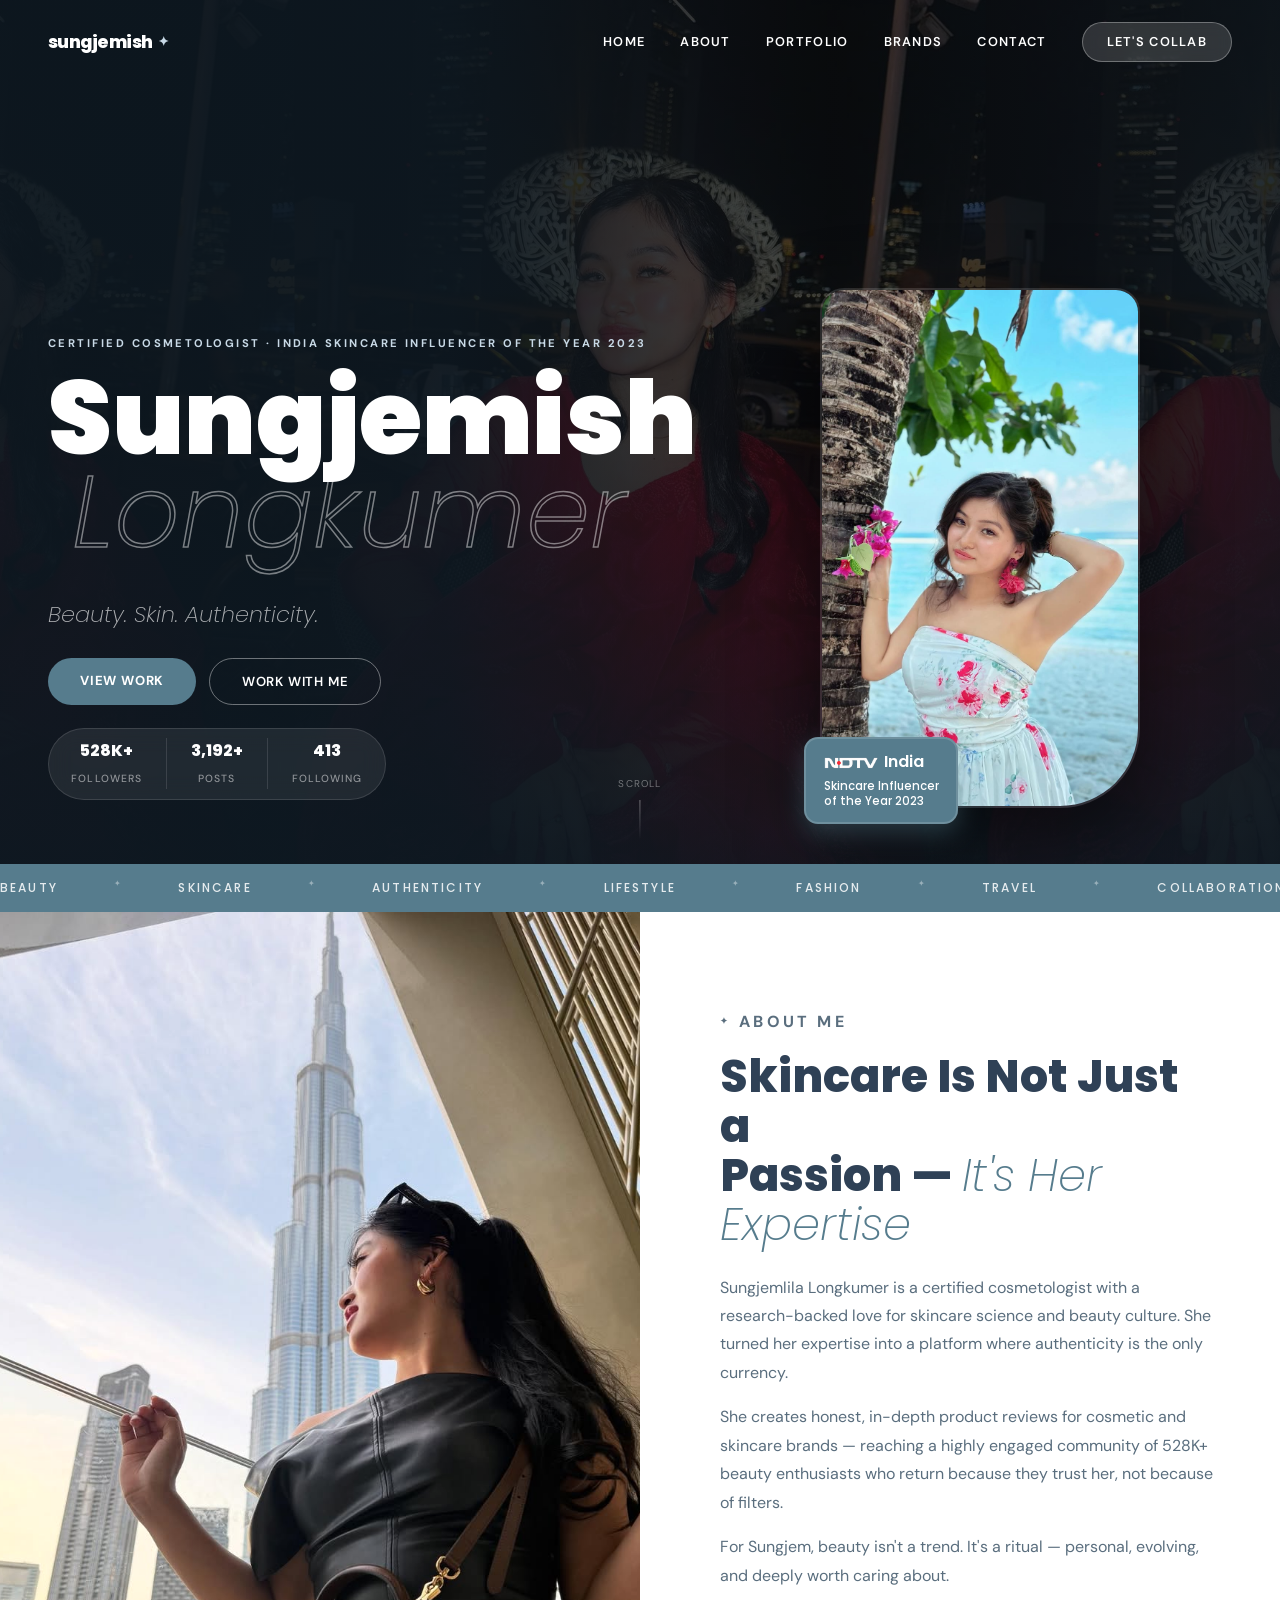
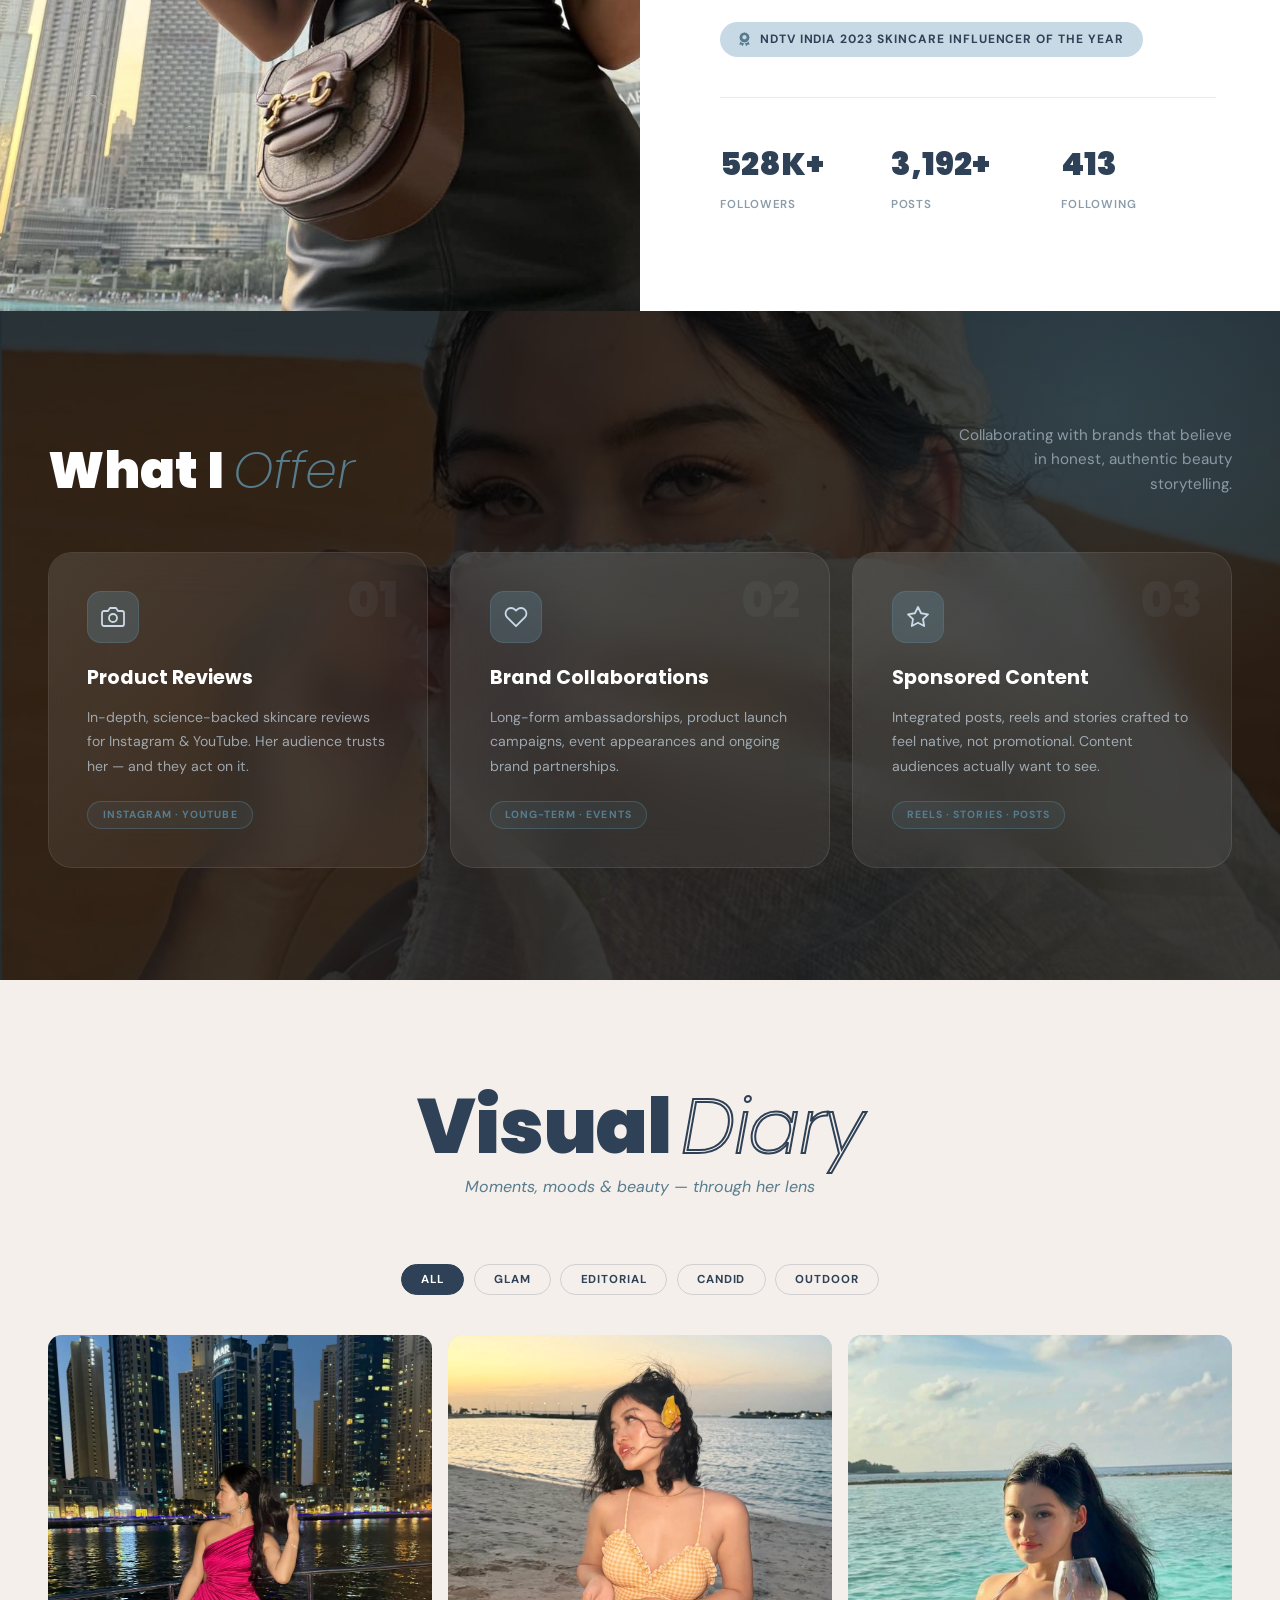
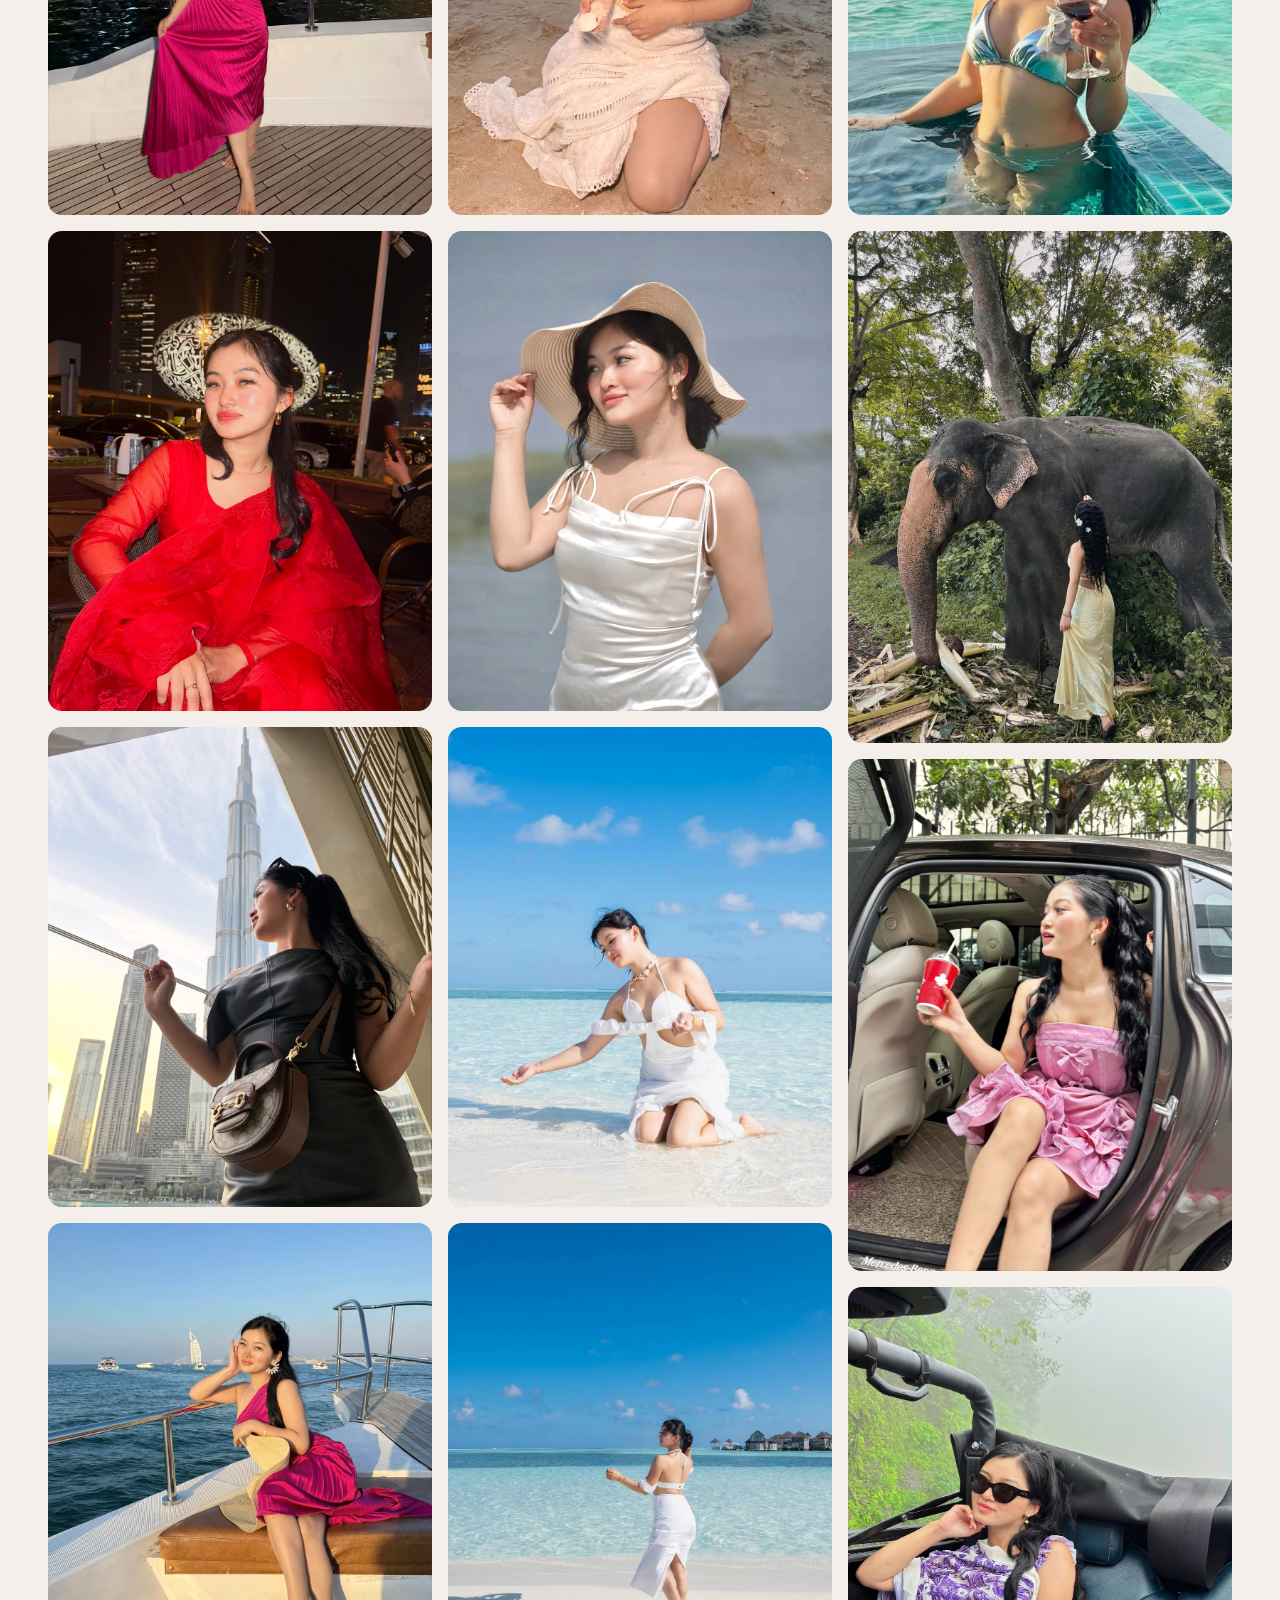
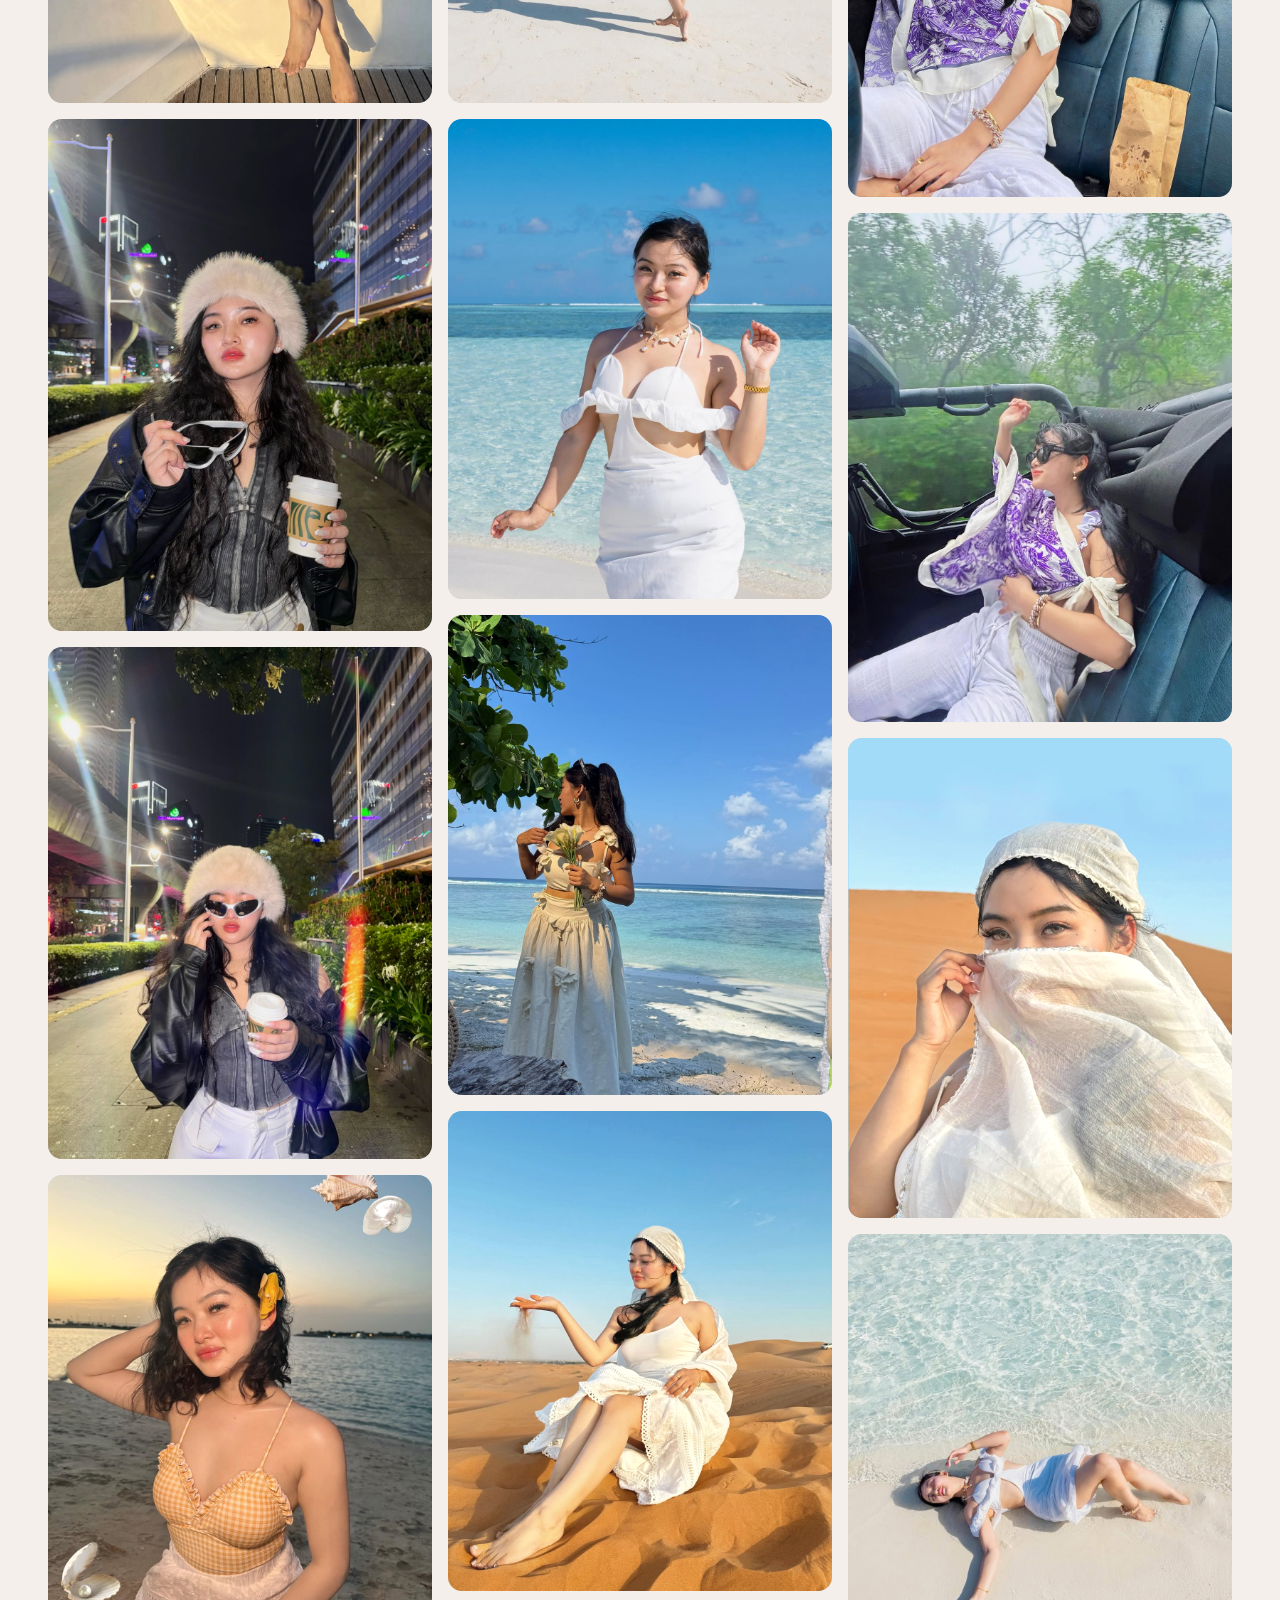
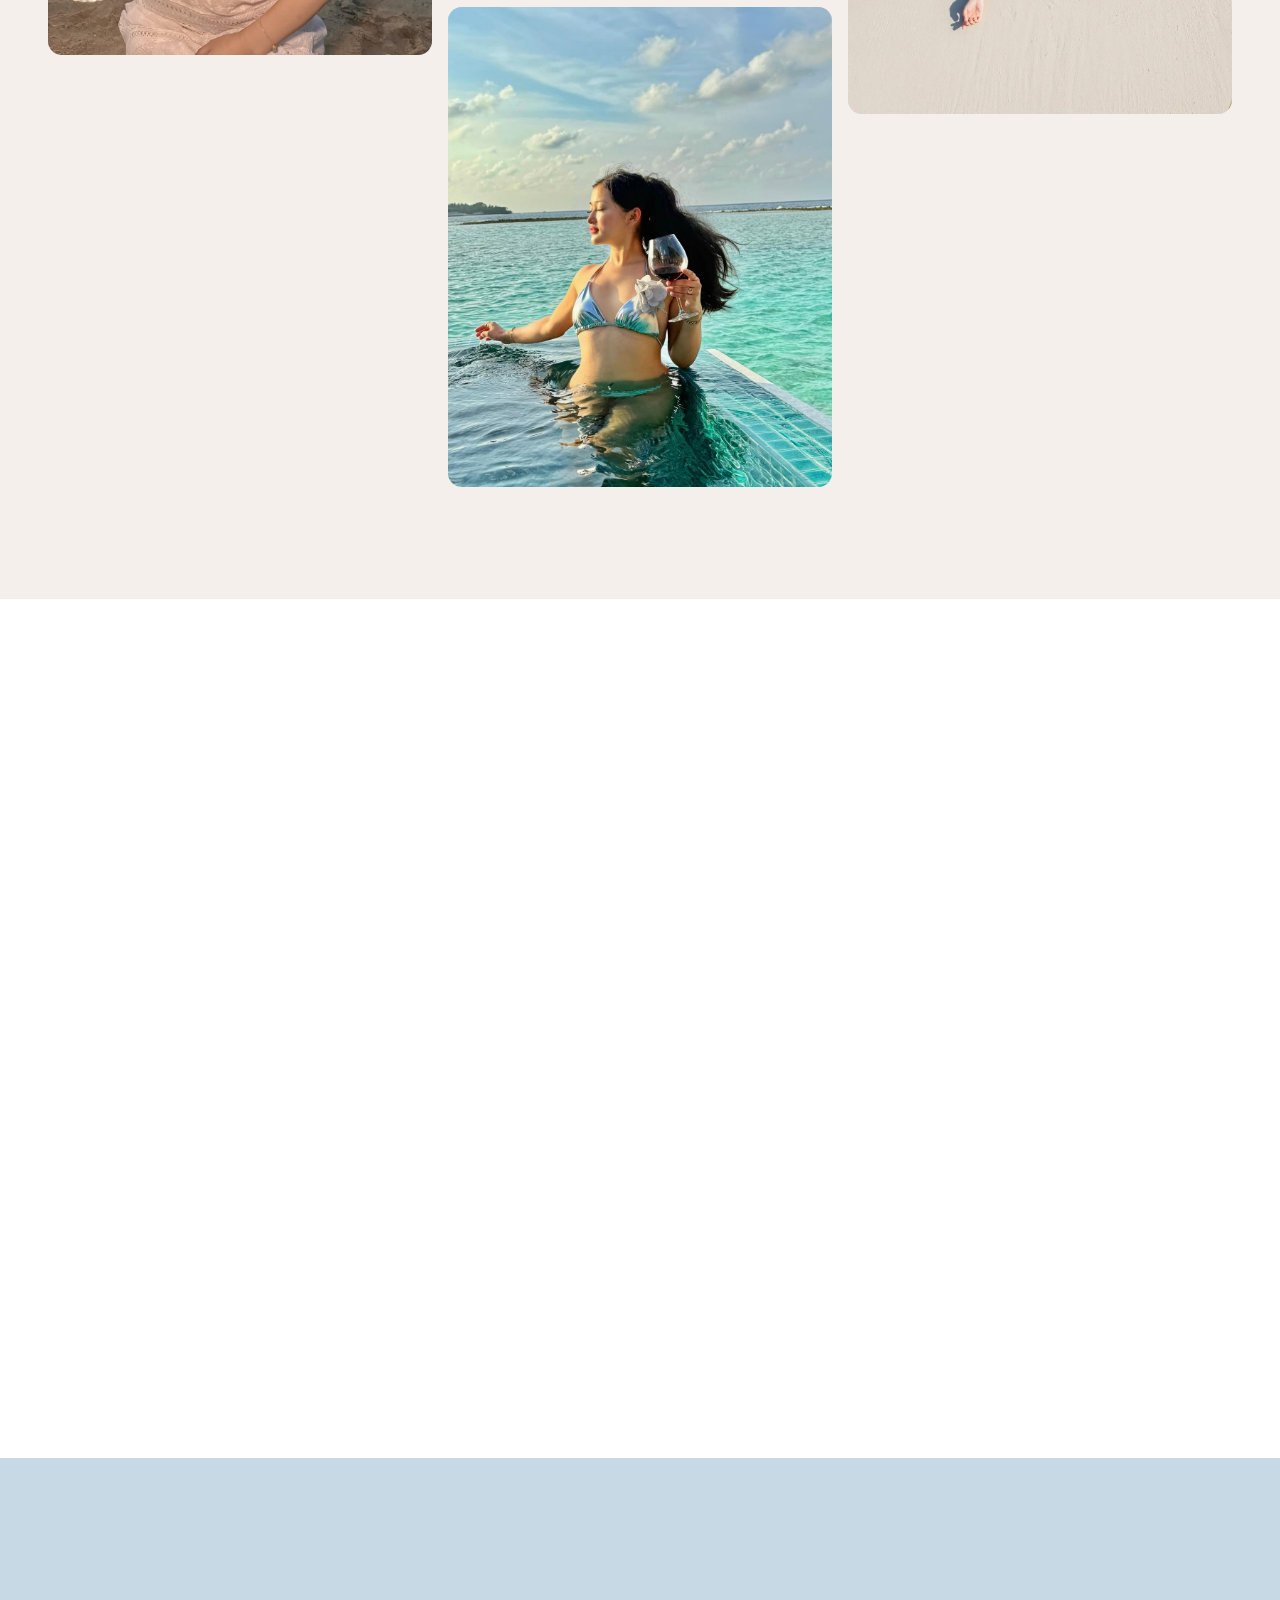
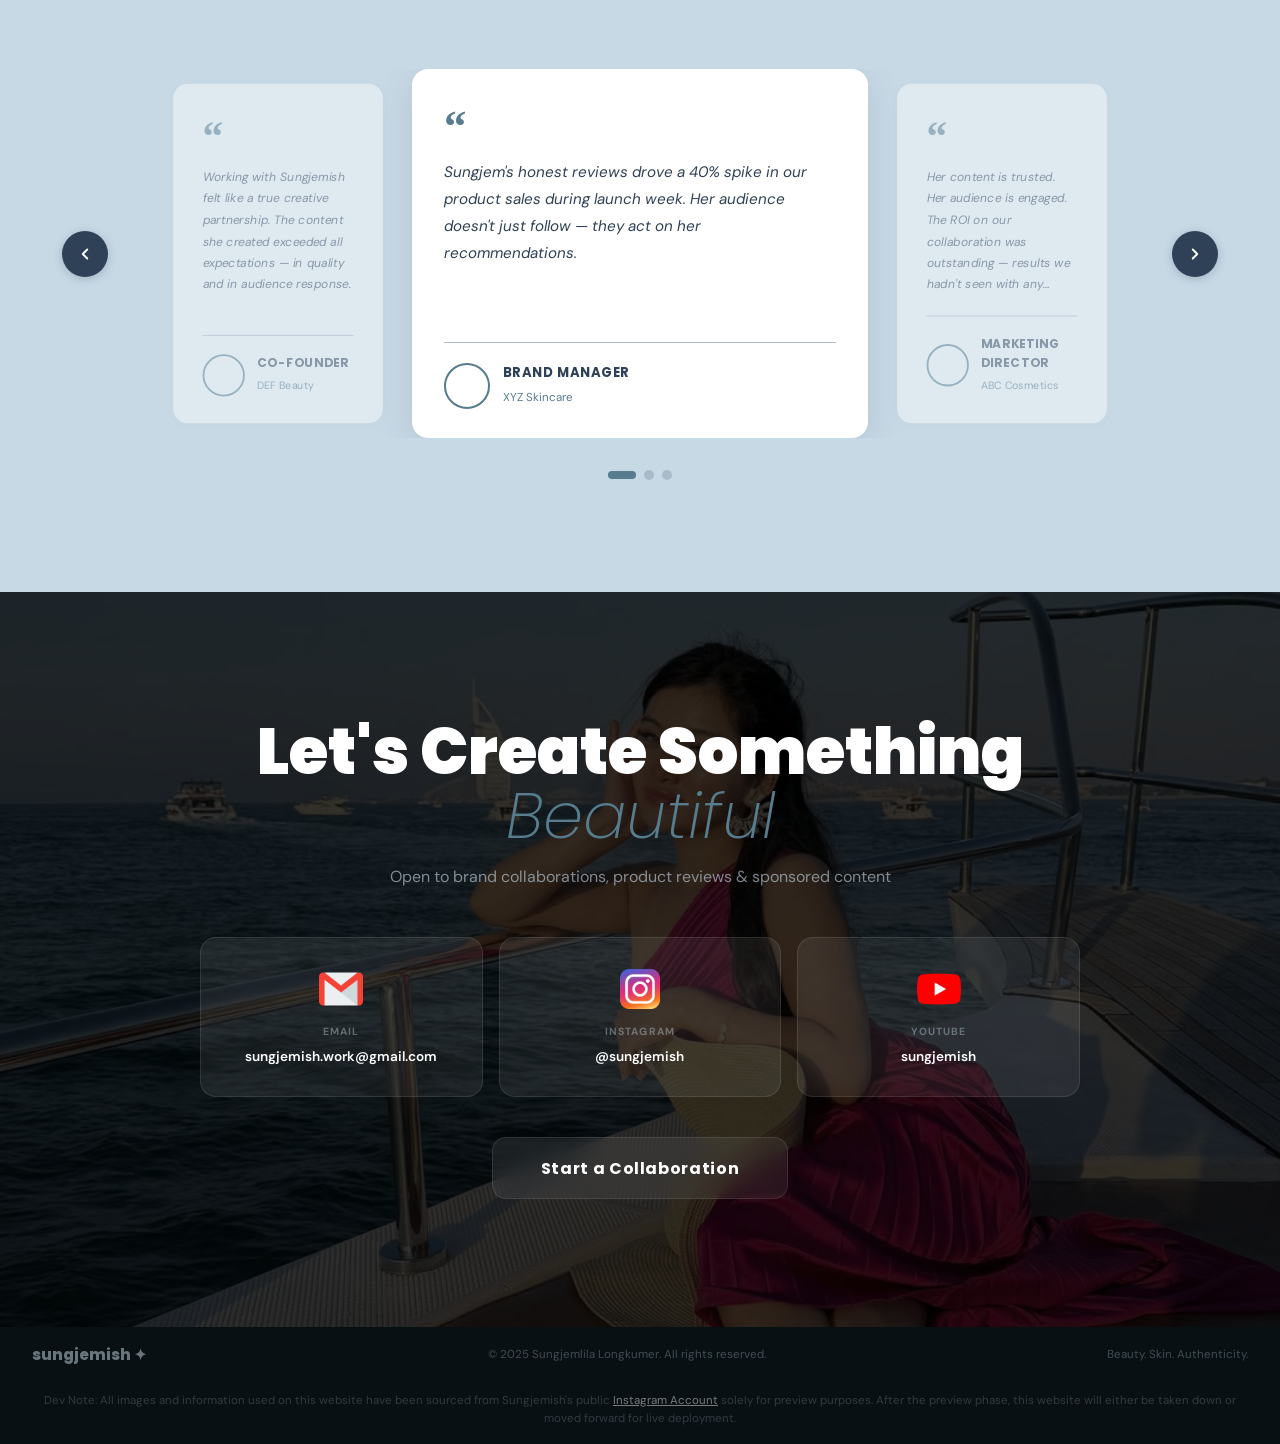
<file: index.html>
<!DOCTYPE html>
<html lang="en">
<head>
<meta charset="UTF-8">
<meta name="viewport" content="width=device-width, initial-scale=1.0">
<meta name="description" content="Sungjemlila Longkumer @sungjemish — Certified Cosmetologist, NDTV India 2023 Skincare Influencer of the Year. 528K+ followers. Open to brand collaborations.">
<title>sungjemish</title>
<link rel="icon" href="assets/favicon.png" type="image/x-icon">
<link rel="preconnect" href="https://fonts.googleapis.com">
<link rel="preconnect" href="https://fonts.gstatic.com" crossorigin>
<link href="https://fonts.googleapis.com/css2?family=DM+Sans:ital,opsz,wght@0,9..40,300;0,9..40,400;0,9..40,500;0,9..40,600;1,9..40,300;1,9..40,400&family=Poppins:ital,wght@0,200;0,400;0,700;0,800;0,900;1,200;1,700&display=swap" rel="stylesheet">
<link rel="stylesheet" href="https://cdn.jsdelivr.net/npm/swiper@11/swiper-bundle.min.css">
<link rel="stylesheet" href="https://cdnjs.cloudflare.com/ajax/libs/font-awesome/6.5.2/css/all.min.css">
<link rel="stylesheet" href="styles.css">
<script defer src="https://cloud.umami.is/script.js" data-website-id="5842e679-9c7d-4866-ae25-18bbd3662e7a"></script>
</head>
<body>

<div id="cursor"></div>
<div id="cursor-ring"></div>

<!-- COLLAB MODAL -->
<div class="modal-backdrop" id="collabModal">
  <div class="modal-box">
    <button class="modal-close" id="modalClose" aria-label="Close">✕</button>
    <div id="modalForm">
      <h3>Start a Collaboration</h3>
      <p class="modal-sub">Tell me about your brand and what you have in mind — I'll get back within 48 hours.</p>
      <div class="form-row">
        <div class="form-group">
          <label>Your Name</label>
          <input type="text" id="mName" placeholder="Jane Smith" autocomplete="name">
        </div>
        <div class="form-group">
          <label>Brand Name</label>
          <input type="text" id="mBrand" placeholder="Your Brand">
        </div>
      </div>
      <div class="form-group">
        <label>Email Address</label>
        <input type="email" id="mEmail" placeholder="hello@yourbrand.com" autocomplete="email">
      </div>
      <div class="form-group">
        <label>Collaboration Type</label>
        <select id="mType">
          <option value="">Select a type…</option>
          <option>Paid Product Review</option>
          <option>Brand Ambassador</option>
          <option>Sponsored Content (Reels/Stories)</option>
          <option>Event Appearance</option>
          <option>Other</option>
        </select>
      </div>
      <div class="form-group">
        <label>Tell Me More</label>
        <textarea id="mMsg" placeholder="What's the product, campaign goal, timeline or budget?"></textarea>
      </div>
      <button class="btn-modal-submit" id="modalSubmit">Send Proposal </button>
    </div>
    <div class="modal-success" id="modalSuccess">
      <div class="success-icon">✦</div>
      <h4>Message Sent!</h4>
      <p>Thank you for reaching out. Sungjemish will be in touch within 48 hours.</p>
    </div>
  </div>
</div>

<!-- MOBILE OVERLAY -->
<div class="mobile-overlay" id="mobileOverlay">
  <a href="#home" onclick="closeMob()">Home</a>
  <a href="#about" onclick="closeMob()">About</a>
  <a href="#portfolio" onclick="closeMob()">Portfolio</a>
  <a href="#brands" onclick="closeMob()">Brands</a>
  <a href="#contact" onclick="closeMob()">Contact</a>
</div>

<!-- NAV -->
<nav id="nav">
  <a href="./" class="nav-logo">sungjemish<span class="nav-badge"> ✦</span></a>
  <div class="nav-links">
    <a href="#home">Home</a>
    <a href="#about">About</a>
    <a href="#portfolio">Portfolio</a>
    <a href="#brands">Brands</a>
    <a href="#contact">Contact</a>
    <a href="#contact" class="nav-collab">Let's Collab</a>
  </div>
  <button class="burger" id="burger" aria-label="Menu">
    <span></span><span></span><span></span>
  </button>
</nav>

<!-- HERO -->
<section id="home">
  <div class="hero-bg-img" id="heroBg"></div>
  <div class="hero-gradient"></div>

  <!-- Left: Text content -->
  <div class="hero-name-block">
    <p class="hero-eyebrow">Certified Cosmetologist · India Skincare Influencer of the Year 2023</p>
    <span class="hero-name-first">Sungjemish</span>
    <span class="hero-name-last">Longkumer</span>
    <p class="hero-tagline">Beauty. Skin. <em style="font-style:italic">Authenticity.</em></p>
    <div class="hero-ctas">
      <a href="#brands" class="btn-hero-primary">View Work</a>
      <a href="#contact" class="btn-hero-outline">Work With Me</a>
    </div>
    <div class="hero-stats-pill">
      <div class="h-stat"><strong>528K+</strong><span>Followers</span></div>
      <div class="h-stat" style="border-left:1px solid rgba(255,255,255,.12);padding-left:1.5rem"><strong>3,192+</strong><span>Posts</span></div>
      <div class="h-stat" style="border-left:1px solid rgba(255,255,255,.12);padding-left:1.5rem"><strong>413</strong><span>Following</span></div>
    </div>
  </div>

  <!-- Right: Floating portrait -->
  <div class="hero-right-col">
    <div class="hero-photo-frame">
      <img src="assets/light-27.jpg" alt="Sungjemlila Longkumer">
      <div class="hero-photo-badge">
        <div class="badge-brand">
          <img src="assets/ndtv.png" alt="NDTV" class="badge-logo">
          <span style="font-weight: 600;">India</span>
        </div>
        Skincare Influencer<br>of the Year 2023
      </div>
    </div>
  </div>

  <div class="hero-scroll-hint">
    <span>Scroll</span>
    <div class="scroll-line"></div>
  </div>
</section>

<!-- MARQUEE — immediately below hero, visible without scrolling -->
<div class="marquee-strip">
  <div class="marquee-inner" id="marqueeInner"></div>
</div>

<!-- ABOUT -->
<section id="about">
  <div class="about-image-col reveal">
    <img id="about-img" src="assets/light-20.jpg" alt="Sungjemlila Longkumer portrait" loading="lazy">
  </div>
  <div class="about-text-col">
    <p class="s-eyebrow reveal">About Me</p>
    <h2 class="reveal">Skincare Is Not Just a<br>Passion — <em>It's Her Expertise</em></h2>
    <p class="reveal">Sungjemlila Longkumer is a certified cosmetologist with a research-backed love for skincare science and beauty culture. She turned her expertise into a platform where authenticity is the only currency.</p>
    <p class="reveal">She creates honest, in-depth product reviews for cosmetic and skincare brands — reaching a highly engaged community of 528K+ beauty enthusiasts who return because they trust her, not because of filters.</p>
    <p class="reveal">For Sungjem, beauty isn't a trend. It's a ritual — personal, evolving, and deeply worth caring about.</p>
    <div class="reveal"><span class="about-award"><i class="fa-solid fa-award"></i>NDTV India 2023 Skincare Influencer of the Year</span></div>
    <div class="about-stats reveal" id="aboutStats"></div>
  </div>
</section>

<!-- SERVICES -->
<section id="services" class="section">
  <div class="services-bg-img"></div>
  <div class="services-head reveal">
    <h2>What I <em>Offer</em></h2>
    <p>Collaborating with brands that believe in honest, authentic beauty storytelling.</p>
  </div>
  <div class="services-grid" id="servicesGrid"></div>
</section>

<!-- PORTFOLIO -->
<section id="portfolio">
  <div class="gallery-head reveal">
    <h2>Visual <em>Diary</em></h2>
    <p>Moments, moods &amp; beauty — through her lens</p>
  </div>
  <div class="gallery-filters reveal" id="galleryFilters"></div>
  <div class="masonry" id="masonryGrid"></div>
  <!-- Mobile gallery swiper -->
  <div class="swiper mobile-gallery-swiper" id="mobileGallerySwiper">
    <div class="swiper-wrapper" id="mobileGalleryWrapper"></div>
  </div>
  <div class="mobile-gallery-pagination" id="mobileGalleryPagination"></div>
</section>

<!-- BRANDS -->
<section id="brands">
  <div class="brands-inner">
    <div class="section-head reveal">
      <h2>Brands I've Worked With</h2>
      <p>Trusted by industry-leading beauty and lifestyle brands</p>
    </div>
  </div>
  <div class="brands-grid reveal" id="brandsGrid"></div>
    <div class="brands-marquee-wrap reveal">
    <div class="brands-marquee-track" id="brandMarqueeTrack"></div>
  </div>
</section>

<!-- TESTIMONIALS -->
<section id="testimonials">
  <div class="test-head reveal">
    <h2>What They <em>Say</em></h2>
  </div>
  <div class="testi-stage-wrapper reveal">
    <button class="testi-arrow" id="testiPrev" aria-label="Previous">
      <svg viewBox="0 0 24 24"><polyline points="15 18 9 12 15 6"/></svg>
    </button>
    <div class="testi-stage" id="testiStage"></div>
    <button class="testi-arrow" id="testiNext" aria-label="Next">
      <svg viewBox="0 0 24 24"><polyline points="9 18 15 12 9 6"/></svg>
    </button>
  </div>
  <div class="testi-dots" id="testiDots"></div>
</section>

<!-- CONTACT -->
<section id="contact">
  <div class="contact-bg-img"></div>
  <div class="contact-inner">
    <h2 class="reveal">Let's Create Something <em>Beautiful</em></h2>
    <p class="sub reveal">Open to brand collaborations, product reviews &amp; sponsored content</p>
    <div class="contact-options reveal" id="contactOptions"></div>
    <button class="btn-collab reveal" id="openCollabModal">Start a Collaboration</button>
  </div>
</section>

<footer>
  <span class="footer-logo">sungjemish ✦</span>
  <p>© 2025 Sungjemlila Longkumer. All rights reserved.</p>
  <p>Beauty. Skin. Authenticity.</p>

  <div class="footer-dev-note">
    <p>
      Dev Note: All images and information used on this website have been sourced
      from Sungjemish's public <a style="text-decoration: underline; color: rgb(169, 166, 166);" href="https://www.instagram.com/sungjemish/?hl=en">Instagram Account</a> solely for preview purposes.
      After the preview phase, this website will either be taken down or moved
      forward for live deployment.
    </p>
  </div>
</footer>

<script src="https://cdn.jsdelivr.net/npm/swiper@11/swiper-bundle.min.js"></script>
<script src="script.js"></script>
</body>
</html>
</file>
<file: styles.css>
:root {
  --navy: #2F4156;
  --teal: #567C8D;
  --sky: #C8D9E6;
  --beige: #F5EFEB;
  --white: #FFFFFF;
  --f-display: 'Poppins', sans-serif;
  --f-body: 'DM Sans', sans-serif;
  --ease-out: cubic-bezier(0.16, 1, 0.3, 1);
}

*,
*::before,
*::after {
  box-sizing: border-box;
  margin: 0;
  padding: 0
}

html {
  scroll-behavior: smooth;
  font-size: 16px;
  background: #081014;
}

body {
  font-family: var(--f-body);
  background: var(--beige);
  color: var(--navy);
  overflow-x: hidden;
  line-height: 1.6
}

img {
  max-width: 100%;
  display: block
}

a {
  text-decoration: none;
  color: inherit
}

button {
  cursor: pointer;
  font-family: inherit
}



/* ── NAV ── */
#nav {
  position: fixed;
  top: 0;
  left: 0;
  right: 0;
  z-index: 100;
  display: flex;
  align-items: center;
  justify-content: space-between;
  padding: 1.4rem 3rem;
  transition: background .4s, backdrop-filter .4s;
}

/* Pre-scroll: white text over dark hero */
#nav:not(.scrolled) .nav-logo {
  color: var(--white)
}

#nav:not(.scrolled) .nav-badge {
  color: var(--sky)
}

#nav:not(.scrolled) .nav-links a {
  color: var(--white)
}

#nav:not(.scrolled) .nav-links a::after {
  background: var(--sky)
}

#nav:not(.scrolled) .nav-collab {
  background: rgba(255, 255, 255, .15);
  color: var(--white);
  border: 1px solid rgba(255, 255, 255, .3);
  backdrop-filter: blur(8px)
}

#nav:not(.scrolled) .burger span {
  background: var(--white)
}

#nav.scrolled {
  background: rgba(245, 239, 235, .92);
  backdrop-filter: blur(18px);
  box-shadow: 0 1px 0 rgba(47, 65, 86, .07)
}

/* Mobile menu open: overlay bg is light, force dark logo/burger regardless of scroll state */
#nav.menu-open .nav-logo {
  color: var(--navy)
}

#nav.menu-open .nav-badge {
  color: var(--teal)
}

#nav.menu-open .burger span {
  background: var(--navy)
}

.nav-logo {
  font-family: var(--f-display);
  font-weight: 800;
  font-size: 1.1rem;
  color: var(--navy);
  letter-spacing: -.03em;
  display: flex;
  align-items: center;
  gap: .3rem;
  transition: color .4s;
}

.nav-badge {
  color: var(--teal);
  font-size: .8rem;
  transition: color .4s
}

.nav-links {
  display: flex;
  align-items: center;
  gap: 2.2rem
}

.nav-links a {
  font-size: .8rem;
  font-weight: 600;
  text-transform: uppercase;
  letter-spacing: .1em;
  position: relative;
  transition: color .4s;
}

.nav-links a:not(.nav-collab)::after {
  content: '';
  position: absolute;
  bottom: 0;
  left: 0;
  width: 100%;
  height: 1.5px;
  background: var(--teal);
  transform: scaleX(0);
  transform-origin: left;
  transition: transform .25s, background .4s;
}

.nav-links a:not(.nav-collab):hover::after {
  transform: scaleX(1)
}

.nav-collab {
  padding: .55rem 1.5rem;
  border-radius: 999px;
  background: var(--navy);
  color: var(--white);
  font-size: .8rem;
  font-weight: 700;
  letter-spacing: .06em;
  text-transform: uppercase;
  transition: background .2s, transform .2s, border .4s;
}

.nav-collab:hover {
  background: var(--teal);
}

.burger {
  display: none;
  flex-direction: column;
  gap: 5px;
  padding: 6px
}

.burger span {
  display: block;
  width: 22px;
  height: 2px;
  background: var(--navy);
  border-radius: 2px;
  transition: all .3s
}

.burger.open span:nth-child(1) {
  transform: translateY(7px) rotate(45deg)
}

.burger.open span:nth-child(2) {
  opacity: 0
}

.burger.open span:nth-child(3) {
  transform: translateY(-7px) rotate(-45deg)
}

.mobile-overlay {
  position: fixed;
  inset: 0;
  z-index: 99;
  background: var(--beige);
  display: flex;
  flex-direction: column;
  align-items: center;
  justify-content: center;
  gap: 2rem;
  opacity: 0;
  pointer-events: none;
  transition: opacity .3s;
}

.mobile-overlay.open {
  opacity: 1;
  pointer-events: all
}

.mobile-overlay a {
  font-family: var(--f-display);
  font-size: 2.5rem;
  font-weight: 800;
  color: var(--navy);
  opacity: 0;
  transform: translateY(20px);
  transition: opacity .3s, transform .3s, color .2s;
}

.mobile-overlay.open a {
  opacity: 1;
  transform: none
}

.mobile-overlay a:hover {
  color: var(--teal)
}

.mobile-overlay a:nth-child(1) {
  transition-delay: .06s
}

.mobile-overlay a:nth-child(2) {
  transition-delay: .12s
}

.mobile-overlay a:nth-child(3) {
  transition-delay: .18s
}

.mobile-overlay a:nth-child(4) {
  transition-delay: .24s
}

.mobile-overlay a:nth-child(5) {
  transition-delay: .30s
}

/* ── HERO ── */
#home {
  position: relative;
  height: 96vh;
  min-height: 640px;
  overflow: hidden;
  display: grid;
  grid-template-columns: 55% 45%;
  background: #0d1821;
}

.hero-bg-img {
  position: absolute;
  inset: 0;
  background-image: url('assets/dark-1.jpg');
  background-size: contain;
  background-position: center;
  filter: brightness(.4) saturate(1.1);
}

.hero-gradient {
  position: absolute;
  inset: 0;
  background: linear-gradient(to right, rgba(13, 24, 33, .9) 35%, rgba(13, 24, 33, .3) 65%, rgba(13, 24, 33, .75) 100%),
    linear-gradient(to top, rgba(13, 24, 33, .8) 0%, transparent 50%);
}

/* Left content column */
.hero-name-block {
  position: relative;
  z-index: 2;
  padding: 0 3rem 4rem;
  grid-column: 1;
  display: flex;
  flex-direction: column;
  justify-content: flex-end;
  pointer-events: none;
}

.hero-eyebrow {
  font-size: .7rem;
  font-weight: 700;
  color: var(--sky);
  letter-spacing: .22em;
  text-transform: uppercase;
  margin-bottom: 1.2rem;
  opacity: 0;
  animation: fadeUp .8s .3s var(--ease-out) forwards;
  display: flex;
  align-items: center;
  gap: .6rem;
}

.hero-name-first {
  font-family: var(--f-display);
  font-weight: 900;
  font-size: clamp(3.5rem, 8vw, 7.5rem);
  color: var(--white);
  line-height: .9;
  opacity: 0;
  animation: fadeUp .9s .5s var(--ease-out) forwards;
  display: block;
}

.hero-name-last {
  font-family: var(--f-display);
  font-weight: 200;
  font-style: italic;
  font-size: clamp(3.5rem, 8vw, 7.5rem);
  color: transparent;
  -webkit-text-stroke: 1.5px rgba(255, 255, 255, .45);
  line-height: .9;
  margin-left: 1.5rem;
  margin-bottom: 2.5rem;
  opacity: 0;
  animation: fadeUp .9s .7s var(--ease-out) forwards;
  display: block;
}

.hero-tagline {
  font-family: var(--f-display);
  font-style: italic;
  font-weight: 200;
  font-size: clamp(1rem, 1.8vw, 1.4rem);
  color: rgba(255, 255, 255, .65);
  margin-bottom: 1.6rem;
  opacity: 0;
  animation: fadeUp .8s .85s var(--ease-out) forwards;
}

.hero-ctas {
  display: flex;
  gap: .8rem;
  flex-wrap: wrap;
  pointer-events: all;
  opacity: 0;
  animation: fadeUp .8s .95s var(--ease-out) forwards;
}

.btn-hero-primary {
  padding: .75rem 2rem;
  border-radius: 999px;
  background: var(--teal);
  color: var(--white);
  font-size: .82rem;
  font-weight: 700;
  letter-spacing: .06em;
  text-transform: uppercase;
  transition: transform .2s, box-shadow .2s;
}

.btn-hero-primary:hover {
  transform: translateY(-3px);
  box-shadow: 0 12px 28px rgba(86, 124, 141, .45)
}

.btn-hero-outline {
  padding: .75rem 2rem;
  border-radius: 999px;
  border: 1.5px solid rgba(255, 255, 255, .4);
  color: var(--white);
  font-size: .82rem;
  font-weight: 600;
  letter-spacing: .06em;
  text-transform: uppercase;
  transition: border-color .2s, transform .2s, background .2s;
}

.btn-hero-outline:hover {
  border-color: var(--white);
  background: rgba(255, 255, 255, .1);
  transform: translateY(-3px)
}

/* Stats pill — separated from CTAs, bottom-left */
.hero-stats-pill {
  display: flex;
  gap: 1.5rem;
  background: rgba(255, 255, 255, .08);
  backdrop-filter: blur(12px);
  border: 1px solid rgba(255, 255, 255, .12);
  border-radius: 999px;
  padding: .6rem 1.4rem;
  pointer-events: all;
  margin-top: 1.4rem;
  opacity: 0;
  animation: fadeUp .8s 1.1s var(--ease-out) forwards;
  align-self: flex-start;
}

.h-stat {
  text-align: center
}

.h-stat strong {
  font-family: var(--f-display);
  font-size: 1rem;
  font-weight: 800;
  color: var(--white);
  display: block
}

.h-stat span {
  font-size: .65rem;
  font-weight: 500;
  color: rgba(255, 255, 255, .5);
  text-transform: uppercase;
  letter-spacing: .1em
}

/* Right image column */
.hero-right-col {
  position: relative;
  z-index: 2;
  display: flex;
  align-items: flex-end;
  justify-content: center;
  padding: 0 2.5rem 3.5rem 1rem;
  pointer-events: none;
  opacity: 0;
  animation: fadeUp .9s 1s var(--ease-out) forwards;
}

.hero-photo-frame {
  position: relative;
  width: 100%;
  max-width: 320px;
}

.hero-photo-frame>img {
  width: 100%;
  height: 520px;
  object-fit: cover;
  object-position: center top;
  border-radius: 24px 24px 80px 24px;
  border: 2px solid rgba(255, 255, 255, .12);
  box-shadow: 0 30px 80px rgba(0, 0, 0, .5);
  display: block;
}

.hero-photo-badge {
  position: absolute;
  bottom: -1rem;
  left: -1rem;
  background: var(--teal);
  color: var(--white);
  border-radius: 14px;
  padding: .8rem 1.1rem;
  font-family: var(--f-display);
  font-size: .72rem;
  font-weight: 500;
  box-shadow: 0 8px 24px rgba(86, 124, 141, .4);
  border: 2px solid rgba(255, 255, 255, .15);
  line-height: 1.3;
}

.hero-photo-badge strong {
  display: block;
  font-size: 1rem
}

.badge-brand {
  display: flex;
  align-items: center;
  gap: .4rem;
  margin-bottom: .4rem
}

.badge-logo {
  height: 18px;
  width: auto;
  max-width: 60px;
  object-fit: contain
}

.badge-brand span {
  font-size: 1rem;
  font-weight: 700
}

/* Scroll hint — bottom center, not overlapping stats */
.hero-scroll-hint {
  position: absolute;
  bottom: 1.5rem;
  left: 50%;
  transform: translateX(-50%);
  z-index: 3;
  display: flex;
  flex-direction: column;
  align-items: center;
  gap: .5rem;
  opacity: 0;
  animation: fadeIn 1s 1.6s forwards;
}

.hero-scroll-hint span {
  font-size: .62rem;
  color: rgba(255, 255, 255, .4);
  text-transform: uppercase;
  letter-spacing: .12em
}

.scroll-line {
  width: 1px;
  height: 40px;
  background: linear-gradient(to bottom, rgba(255, 255, 255, .4), transparent);
  animation: scrollPulse 2s 1.6s infinite
}

@keyframes scrollPulse {

  0%,
  100% {
    opacity: .4;
    transform: scaleY(1)
  }

  50% {
    opacity: 1;
    transform: scaleY(1.15)
  }
}

@keyframes fadeUp {
  from {
    opacity: 0;
    transform: translateY(30px)
  }

  to {
    opacity: 1;
    transform: translateY(0)
  }
}

@keyframes fadeIn {
  from {
    opacity: 0
  }

  to {
    opacity: 1
  }
}

/* ── MARQUEE STRIP — visible without scrolling ── */
.marquee-strip {
  background: var(--teal);
  overflow: hidden;
  padding: .9rem 0;
}

.marquee-inner {
  display: flex;
  gap: 3.5rem;
  width: max-content;
  animation: marquee 20s linear infinite;
}

.marquee-inner span {
  font-family: var(--f-display);
  font-size: .75rem;
  font-weight: 500;
  color: var(--white);
  text-transform: uppercase;
  letter-spacing: .18em;
  white-space: nowrap;
  opacity: .85;
}

.marquee-inner span.dot {
  opacity: .4;
  font-size: .5rem
}

@keyframes marquee {
  from {
    transform: translateX(0)
  }

  to {
    transform: translateX(-50%)
  }
}

/* ── SECTION BASE ── */
.section {
  padding: 7rem 3rem
}

.s-eyebrow {
  font-size: .65rem;
  font-weight: 700;
  color: var(--teal);
  text-transform: uppercase;
  letter-spacing: .2em;
  margin-bottom: .8rem;
  display: flex;
  align-items: center;
  gap: .5rem;
}

.s-eyebrow::before {
  content: '✦';
  font-size: .55rem
}

.reveal {
  opacity: 0;
  transform: translateY(28px);
  transition: opacity .75s var(--ease-out), transform .75s var(--ease-out)
}

.reveal.vis {
  opacity: 1;
  transform: none
}

/* ── ABOUT ── */
#about {
  background: var(--white);
  padding: 0;
  display: grid;
  grid-template-columns: 1fr 1fr;
  min-height: 90vh;
  overflow: hidden;
}

.about-image-col {
  position: relative;
  overflow: hidden
}

.about-image-col img {
  width: 100%;
  height: 100%;
  object-fit: cover;
  object-position: center top;
  filter: brightness(1.02) saturate(.95);
  transition: transform .8s var(--ease-out);
}

.about-image-col:hover img {
  transform: scale(1.04)
}

.about-text-col {
  display: flex;
  flex-direction: column;
  justify-content: center;
  padding: 6rem 4rem 6rem 5rem;
  background: var(--white);
}

.about-text-col h2 {
  font-family: var(--f-display);
  font-size: clamp(2rem, 3.5vw, 3rem);
  font-weight: 800;
  color: var(--navy);
  line-height: 1.1;
  margin-bottom: 1.5rem;
}

.about-text-col h2 em {
  font-style: italic;
  font-weight: 200;
  color: var(--teal)
}

.about-text-col p {
  font-size: 1rem;
  color: #5a6e7e;
  line-height: 1.78;
  margin-bottom: 1rem
}

.about-award {
  display: inline-flex;
  align-items: center;
  gap: .6rem;
  background: var(--sky);
  border-radius: 999px;
  padding: .5rem 1.2rem;
  margin-top: 1rem;
  font-size: .75rem;
  font-weight: 700;
  color: var(--navy);
  text-transform: uppercase;
  letter-spacing: .08em;
}

.about-award i {
  font-size: .85rem;
  color: var(--teal)
}

.about-stats {
  display: grid;
  grid-template-columns: repeat(3, 1fr);
  gap: 1rem;
  margin-top: 2.5rem;
  padding-top: 2.5rem;
  border-top: 1px solid rgba(47, 65, 86, .1)
}

.a-stat strong {
  font-family: var(--f-display);
  font-size: 2rem;
  font-weight: 900;
  color: var(--navy);
  display: block
}

.a-stat span {
  font-size: .72rem;
  color: #8a9baa;
  text-transform: uppercase;
  letter-spacing: .08em;
  font-weight: 600
}

/* ── SERVICES — vivid redesign ── */
#services {
  background: #0d1821;
  position: relative;
  overflow: hidden;
}

.services-bg-img {
  position: absolute;
  inset: 0;
  background-image: url('assets/light-9.jpg');
  background-size: cover;
  background-position: right;
  filter: brightness(.22) saturate(.9);
  z-index: 0;
}

#services::before {
  content: '';
  position: absolute;
  top: -30%;
  right: -10%;
  width: 600px;
  height: 600px;
  border-radius: 50%;
  z-index: 1;
  background: radial-gradient(circle, rgba(86, 124, 141, .22) 0%, transparent 70%);
  pointer-events: none;
}

.services-head {
  display: flex;
  align-items: flex-end;
  justify-content: space-between;
  margin-bottom: 3.5rem;
  flex-wrap: wrap;
  gap: 1rem;
  position: relative;
  z-index: 2
}

.services-head h2 {
  font-family: var(--f-display);
  font-size: clamp(2rem, 4vw, 3.5rem);
  font-weight: 900;
  color: var(--white);
  line-height: 1;
}

.services-head h2 em {
  color: var(--teal);
  font-style: italic;
  font-weight: 200
}

.services-head p {
  font-size: .95rem;
  color: rgba(200, 217, 230, .6);
  max-width: 280px;
  text-align: right
}

.services-grid {
  display: grid;
  grid-template-columns: repeat(3, 1fr);
  gap: 1.4rem;
  position: relative;
  z-index: 2
}

.svc-card {
  border-radius: 24px;
  padding: 2.4rem;
  background: rgba(255, 255, 255, .06);
  backdrop-filter: blur(20px);
  -webkit-backdrop-filter: blur(20px);
  border: 1px solid rgba(255, 255, 255, .1);
  transition: transform .35s var(--ease-out), box-shadow .35s, background .35s, border-color .35s;
  position: relative;
  overflow: hidden;
}

.svc-card::after {
  content: '';
  position: absolute;
  inset: 0;
  background: linear-gradient(135deg, rgba(255, 255, 255, .06) 0%, rgba(255, 255, 255, 0) 60%);
  pointer-events: none;
  border-radius: 24px;
}

.svc-card:hover {
  transform: translateY(-10px);
  box-shadow: 0 32px 80px rgba(0, 0, 0, .45), inset 0 1px 0 rgba(255, 255, 255, .15);
  background: rgba(255, 255, 255, .1);
  border-color: rgba(86, 124, 141, .5);
}

.svc-icon {
  width: 52px;
  height: 52px;
  border-radius: 14px;
  display: flex;
  align-items: center;
  justify-content: center;
  margin-bottom: 1.2rem;
  background: rgba(86, 124, 141, .35);
  border: 1px solid rgba(86, 124, 141, .4);
}

.svc-icon svg {
  width: 24px;
  height: 24px;
  stroke: var(--sky);
  fill: none;
  stroke-width: 1.8;
  stroke-linecap: round;
  stroke-linejoin: round
}

.svc-num {
  font-family: var(--f-display);
  font-size: 3rem;
  font-weight: 900;
  color: rgba(200, 217, 230, .05);
  line-height: 1;
  position: absolute;
  top: 1.5rem;
  right: 1.8rem;
}

.svc-card h3 {
  font-family: var(--f-display);
  font-size: 1.2rem;
  font-weight: 700;
  color: var(--white);
  margin-bottom: .7rem
}

.svc-card p {
  font-size: .88rem;
  color: rgba(200, 217, 230, .7);
  line-height: 1.75
}

.svc-tag {
  display: inline-block;
  margin-top: 1.4rem;
  font-size: .65rem;
  font-weight: 700;
  letter-spacing: .1em;
  text-transform: uppercase;
  color: var(--teal);
  border: 1px solid rgba(86, 124, 141, .45);
  border-radius: 999px;
  padding: .3rem .9rem;
  background: rgba(86, 124, 141, .12);
}

/* ── GALLERY ── */
#portfolio {
  background: var(--beige);
  padding: 7rem 3rem
}

.gallery-head {
  text-align: center;
  margin-bottom: 4rem
}

.gallery-head h2 {
  font-family: var(--f-display);
  font-size: clamp(2.5rem, 6vw, 5rem);
  font-weight: 900;
  color: var(--navy);
  line-height: .9;
  letter-spacing: -.02em;
}

.gallery-head h2 em {
  font-style: italic;
  font-weight: 200;
  color: transparent;
  -webkit-text-stroke: 2px var(--navy);
}

.gallery-head p {
  font-style: italic;
  color: var(--teal);
  margin-top: .8rem
}

.masonry {
  column-count: 3;
  column-gap: 1rem
}

.gi {
  break-inside: avoid;
  margin-bottom: 1rem;
  border-radius: 14px;
  overflow: hidden;
  position: relative;
  background: var(--sky);
  opacity: 1;
  transform: none;
  transition: opacity .35s ease, transform .4s var(--ease-out);
  display: block;
}

.gi.gi-out {
  opacity: 0;
  transform: scale(.9) translateY(10px);
  pointer-events: none
}

.gi.gi-hidden {
  display: none
}

.gi img {
  width: 100%;
  height: auto;
  display: block;
  transition: transform .6s var(--ease-out), filter .4s;
}

.gi:hover img {
  transform: scale(1.05)
}

.gi-overlay {
  position: absolute;
  inset: 0;
  background: linear-gradient(to top, rgba(47, 65, 86, .82) 0%, transparent 55%);
  opacity: 0;
  transition: opacity .35s;
  border-radius: 14px;
  display: flex;
  flex-direction: column;
  justify-content: flex-end;
  padding: 1rem;
}

.gi:hover .gi-overlay {
  opacity: 1
}

.gi-caption {
  font-family: var(--f-display);
  font-size: .88rem;
  font-weight: 700;
  color: var(--white)
}

.gi-tag {
  font-size: .65rem;
  color: var(--sky);
  font-weight: 500;
  text-transform: capitalize;
  margin-top: .15rem
}

.gi[data-tone=dark] img {
  filter: brightness(.95) saturate(1.1)
}

.gi[data-tone=cool] img {
  filter: brightness(.98) saturate(1.05)
}

.gi[data-tone=warm] img {
  filter: brightness(1.03) saturate(.92) sepia(.05)
}

.gi[data-tone=vibrant] img {
  filter: saturate(.88) brightness(1.01)
}

.gi[data-tone=pastel] img {
  filter: brightness(1.04) saturate(.85)
}

.gallery-filters {
  display: flex;
  justify-content: center;
  gap: .6rem;
  margin-bottom: 2.5rem;
  flex-wrap: wrap;
}

.gf-btn {
  padding: .45rem 1.2rem;
  border-radius: 999px;
  font-size: .72rem;
  font-weight: 700;
  letter-spacing: .08em;
  text-transform: uppercase;
  border: 1.5px solid rgba(47, 65, 86, .18);
  color: var(--navy);
  transition: all .2s;
  background: transparent;
}

.gf-btn:hover,
.gf-btn.active {
  background: var(--navy);
  color: var(--white);
  border-color: var(--navy)
}

/* ── BRANDS ── */
#brands {
  background: var(--white);
  overflow: hidden;
  padding-top: 5rem;
  padding-bottom: 0;
}

.brands-inner {
  padding: 0 3rem;
  max-width: 1200px;
  margin: 0 auto
}

.brands-inner .section-head {
  margin-bottom: 3rem
}

.section-head h2 {
  font-family: var(--f-display);
  font-size: clamp(2rem, 3.5vw, 3rem);
  font-weight: 900;
  color: var(--navy)
}

.section-head p {
  color: #8a9baa;
  margin-top: .4rem
}

.brands-marquee-wrap {
  overflow: hidden;
  padding: 1.8rem 0;
  border-top: 1px solid rgba(47, 65, 86, .08);
  border-bottom: 1px solid rgba(47, 65, 86, .08);
  margin-top: 3.5rem
}

.brands-marquee-track {
  display: flex;
  gap: 3.5rem;
  width: max-content;
  animation: marquee 24s linear infinite
}

.brand-mq-name {
  font-family: var(--f-display);
  font-size: 1.2rem;
  font-weight: 600;
  color: rgba(47, 65, 86, .9);
  white-space: nowrap;
  letter-spacing: -.01em;
  transition: color .3s;
}

/* Brands grid aligned inside brands-inner */
.brands-grid {
  display: grid;
  grid-template-columns: repeat(4, 1fr);
  gap: 1rem;
  padding: 0 3rem;
  max-width: 1200px;
  margin: 0 auto
}

.brand-card {
  border-radius: 16px;
  padding: 1.6rem;
  border: 1px solid transparent;
  transition: border-color .25s, box-shadow .25s, transform .25s;
  overflow: hidden;
  position: relative;
}

.brand-card:hover {
  box-shadow: 0 16px 40px rgba(47, 65, 86, .14);
}

/* Unique tinted backgrounds per category */
.brand-card[data-cat=Cosmetics] {
  background: linear-gradient(135deg, #fce4ec, #f8bbd9)
}

.brand-card[data-cat=Cosmetics]:hover {
  border-color: #f48fb1
}

.brand-card[data-cat=Skincare] {
  background: linear-gradient(135deg, #e3f2fd, #bbdefb)
}

.brand-card[data-cat=Skincare]:hover {
  border-color: #90caf9
}

.brand-card[data-cat=Wellness] {
  background: linear-gradient(135deg, #e8f5e9, #c8e6c9)
}

.brand-card[data-cat=Wellness]:hover {
  border-color: #a5d6a7
}

.brand-card[data-cat=Beauty] {
  background: linear-gradient(135deg, #fce4ec, #f3e5f5)
}

.brand-card[data-cat=Beauty]:hover {
  border-color: #ce93d8
}

.brand-card[data-cat=Luxury] {
  background: linear-gradient(135deg, #fff8e1, #ffe082)
}

.brand-card[data-cat=Luxury]:hover {
  border-color: #ffd54f
}

.brand-icon {
  width: 60px;
  height: 60px;
  border-radius: 16px;
  display: flex;
  align-items: center;
  justify-content: center;
  margin-bottom: 1.1rem;
  box-shadow: 0 4px 16px rgba(0, 0, 0, .15);
  flex-shrink: 0;
  background: #fff;
  padding: 8px;
  overflow: hidden;
}

.brand-icon img {
  width: 100%;
  height: 100%;
  object-fit: contain;
  border-radius: 8px
}

.brand-card h4 {
  font-size: .95rem;
  font-weight: 700;
  color: var(--navy);
  margin-bottom: .3rem
}

.brand-cat {
  display: inline-block;
  font-size: .62rem;
  font-weight: 700;
  text-transform: uppercase;
  letter-spacing: .08em;
  background: rgba(47, 65, 86, .12);
  color: var(--navy);
  border-radius: 999px;
  padding: .18rem .7rem;
  margin-bottom: .5rem;
}

.brand-card p {
  font-size: .78rem;
  color: #5a6e7e;
  line-height: 1.55
}

/* ── TESTIMONIALS ── */
#testimonials {
  background: var(--sky);
  padding: 7rem 3rem;
  overflow: hidden
}

.test-head {
  text-align: left;
  margin-bottom: 3rem
}

.test-head.reveal {
  text-align: center;
}

.test-head h2 {
  font-family: var(--f-display);
  font-size: clamp(2rem, 4vw, 3.5rem);
  font-weight: 900;
  color: var(--navy);
  line-height: 1
}

.test-head h2 em {
  font-style: italic;
  font-weight: 200;
  color: var(--teal)
}

.testi-stage-wrapper {
  display: flex;
  align-items: center;
  justify-content: center;
  gap: 0
}

.testi-arrow {
  flex-shrink: 0;
  width: 46px;
  height: 46px;
  border-radius: 50%;
  background: var(--navy);
  border: none;
  cursor: pointer;
  display: flex;
  align-items: center;
  justify-content: center;
  transition: background .2s, transform .2s;
  z-index: 5;
  margin: 0 14px;
  box-shadow: 0 2px 10px rgba(47, 65, 86, .25);
}

.testi-arrow svg {
  width: 18px;
  height: 18px;
  stroke: #fff;
  fill: none;
  stroke-width: 2.5;
  stroke-linecap: round;
  stroke-linejoin: round
}

.testi-arrow:hover {
  background: var(--teal);
  transform: scale(1.08)
}

.testi-stage {
  display: flex;
  align-items: stretch;
  justify-content: center;
  gap: 20px;
  flex: 1;
  min-height: 330px;
  overflow: hidden
}

.t-card {
  background: var(--white);
  border-radius: 16px;
  display: flex;
  flex-direction: column;
  justify-content: space-between;
  box-shadow: 0 2px 12px rgba(47, 65, 86, .07);
  transition: all .35s var(--ease-out);
}

.t-card.t-center {
  flex: 0 0 44%;
  opacity: 1;
  transform: scale(1);
  z-index: 2;
  box-shadow: 0 8px 36px rgba(47, 65, 86, .14)
}

.t-card.t-side {
  flex: 0 0 22%;
  opacity: .42;
  transform: scale(.92);
  z-index: 1
}

.t-card-inner {
  padding: 2.2rem 2rem 1.8rem;
  display: flex;
  flex-direction: column;
  flex: 1;
  justify-content: space-between
}

.t-quote {
  font-size: 2.8rem;
  line-height: 1;
  color: var(--teal);
  font-family: Georgia, serif;
  font-weight: 900;
  margin-bottom: .6rem
}

.t-card blockquote {
  font-style: italic;
  font-size: .95rem;
  color: var(--navy);
  line-height: 1.78;
  flex-grow: 1;
  margin-bottom: 1.4rem;
}

.t-card.t-side blockquote {
  font-size: .82rem;
  display: -webkit-box;
  -webkit-line-clamp: 6;
  line-clamp: 6;
  -webkit-box-orient: vertical;
  overflow: hidden;
}

.t-divider {
  border: none;
  border-top: 1.5px solid var(--teal);
  opacity: .5;
  margin: 0 0 1.2rem
}

.t-author {
  display: flex;
  align-items: center;
  gap: .8rem
}

.t-author-avatar {
  width: 46px;
  height: 46px;
  border-radius: 50%;
  object-fit: cover;
  border: 2px solid var(--teal);
  flex-shrink: 0;
}

.t-author strong {
  font-family: var(--f-display);
  font-weight: 700;
  font-size: .82rem;
  color: var(--navy);
  display: block;
  text-transform: uppercase;
  letter-spacing: .04em
}

.t-author span {
  font-size: .72rem;
  color: var(--teal)
}

.testi-dots {
  display: flex;
  justify-content: center;
  align-items: center;
  gap: 8px;
  margin-top: 2rem
}

.testi-dot {
  width: 10px;
  height: 10px;
  border-radius: 50%;
  background: rgba(47, 65, 86, .2);
  border: none;
  padding: 0;
  cursor: pointer;
  transition: all .3s
}

.testi-dot.active {
  width: 28px;
  height: 8px;
  border-radius: 4px;
  background: var(--teal)
}

/* ── CONTACT ── */
#contact {
  background: #0d1821;
  position: relative;
  overflow: hidden;
  text-align: center;
  padding: 8rem 3rem;
}

.contact-bg-img {
  position: absolute;
  inset: 0;
  background-image: url('assets/light-6.jpg');
  background-size: cover;
  background-position: center 30%;
  filter: brightness(.2) saturate(.8);
}

.contact-inner {
  position: relative;
  z-index: 2;
  max-width: 880px;
  margin: 0 auto
}

#contact h2 {
  font-family: var(--f-display);
  font-size: clamp(2.5rem, 5vw, 4.5rem);
  font-weight: 900;
  color: var(--white);
  line-height: 1;
  margin-bottom: 1rem;
}

#contact h2 em {
  font-style: italic;
  font-weight: 200;
  color: var(--teal)
}

#contact .sub {
  font-size: 1rem;
  color: rgba(200, 217, 230, .6);
  margin-bottom: 3rem
}

.contact-options {
  display: grid;
  grid-template-columns: repeat(3, 1fr);
  gap: 1rem;
  margin-bottom: 2.5rem
}

.co-card {
  background: rgba(255, 255, 255, .07);
  border: 1px solid rgba(255, 255, 255, .1);
  border-radius: 16px;
  padding: 1.8rem 1rem;
  transition: background .25s, transform .25s;
  display: block;
  text-align: center;
  cursor: pointer;
}

.co-card:hover {
  background: rgba(255, 255, 255, .13);
}

.co-icon-wrap {
  width: 44px;
  height: 44px;
  margin: 0 auto .8rem;
  display: flex;
  align-items: center;
  justify-content: center;
}

.co-icon-wrap img {
  width: 100%;
  height: 100%;
  object-fit: contain;
  display: block;
}

.co-label {
  font-size: .65rem;
  font-weight: 700;
  text-transform: uppercase;
  letter-spacing: .1em;
  color: rgba(200, 217, 230, .4);
  margin-bottom: .3rem;
}

.co-text {
  display: block;
  font-size: .85rem;
  font-weight: 600;
  color: var(--white);
  word-break: normal;
  overflow-wrap: break-word;
  transition: color .2s;
}

.co-card:hover .co-text {
  color: var(--sky);
}

.btn-collab {
  display: inline-block;
  padding: 1.1rem 3rem;
  border-radius: 14px;
  background: rgba(255, 255, 255, .07);
  backdrop-filter: blur(12px);
  -webkit-backdrop-filter: blur(12px);
  color: var(--white);
  font-family: var(--f-display);
  font-size: 1rem;
  font-weight: 700;
  letter-spacing: .04em;
  transition: background .25s, box-shadow .3s, transform .2s;
  border: 1px solid rgba(255, 255, 255, .1);
}

.btn-collab:hover {
  background: rgba(255, 255, 255, .13);
  box-shadow: 0 0 40px rgba(86, 124, 141, .6), 0 10px 30px rgba(86, 124, 141, .35);
  transform: translateY(-3px);
}

/* ── COLLAB MODAL ── */
.modal-backdrop {
  position: fixed;
  inset: 0;
  z-index: 1000;
  background: rgba(13, 24, 33, .8);
  backdrop-filter: blur(8px);
  display: flex;
  align-items: center;
  justify-content: center;
  opacity: 0;
  pointer-events: none;
  transition: opacity .35s;
  padding: 1.5rem;
}

.modal-backdrop.open {
  opacity: 1;
  pointer-events: all
}

.modal-box {
  background: var(--white);
  border-radius: 24px;
  width: 100%;
  max-width: 560px;
  max-height: 100%;
  display: flex;
  flex-direction: column;
  overflow: hidden;
  transform: translateY(30px) scale(.97);
  transition: transform .35s var(--ease-out);
  position: relative;
}

#modalForm,
#modalSuccess {
  padding: 1.8rem;
  overflow-y: auto;
  border-radius: inherit;
  scrollbar-width: thin;
  scrollbar-color: rgba(47, 65, 86, .25) transparent;
}

#modalForm::-webkit-scrollbar,
#modalSuccess::-webkit-scrollbar {
  width: 8px
}

#modalForm::-webkit-scrollbar-track,
#modalSuccess::-webkit-scrollbar-track {
  background: transparent;
  margin: 24px 0;
  border-radius: 24px
}

#modalForm::-webkit-scrollbar-thumb,
#modalSuccess::-webkit-scrollbar-thumb {
  background: rgba(47, 65, 86, .25);
  border-radius: 999px;
  border: 2px solid transparent;
  background-clip: content-box
}

#modalForm::-webkit-scrollbar-thumb:hover,
#modalSuccess::-webkit-scrollbar-thumb:hover {
  background: rgba(47, 65, 86, .4);
  background-clip: content-box
}

.modal-backdrop.open .modal-box {
  transform: none
}

.modal-close {
  position: absolute;
  top: 1.2rem;
  right: 1.4rem;
  width: 36px;
  height: 36px;
  border-radius: 50%;
  background: rgba(47, 65, 86, .08);
  color: var(--navy);
  font-size: 1.1rem;
  display: flex;
  align-items: center;
  justify-content: center;
  transition: background .2s;
  border: none;
}

.modal-close:hover {
  background: rgba(47, 65, 86, .18)
}

.modal-box h3 {
  font-family: var(--f-display);
  font-size: 1.6rem;
  font-weight: 800;
  color: var(--navy);
  margin-bottom: .4rem;
}

.modal-box p.modal-sub {
  font-size: .88rem;
  color: #8a9baa;
  margin-bottom: 1rem
}

.form-row {
  display: grid;
  grid-template-columns: 1fr 1fr;
  gap: 1rem;
  margin-bottom: 1rem
}

.form-group {
  display: flex;
  flex-direction: column;
  gap: .4rem;
  margin-bottom: 1rem
}

.form-group label {
  font-size: .72rem;
  font-weight: 700;
  text-transform: uppercase;
  letter-spacing: .08em;
  color: var(--navy)
}

.form-group input,
.form-group textarea,
.form-group select {
  padding: .75rem 1rem;
  border-radius: 10px;
  border: 1.5px solid rgba(47, 65, 86, .15);
  font-family: var(--f-body);
  font-size: .9rem;
  color: var(--navy);
  background: var(--beige);
  transition: border-color .2s;
  outline: none;
}

.form-group input:focus,
.form-group textarea:focus,
.form-group select:focus {
  border-color: var(--teal)
}

.form-group textarea {
  resize: vertical;
  min-height: 100px
}

.btn-modal-submit {
  width: 100%;
  padding: 1rem;
  border-radius: 999px;
  background: var(--teal);
  color: var(--white);
  font-family: var(--f-display);
  font-size: .95rem;
  font-weight: 700;
  letter-spacing: .04em;
  border: none;
  transition: background .2s, transform .2s, box-shadow .2s;
  margin-top: .5rem;
}

.btn-modal-submit:hover {
  background: var(--navy);
  transform: translateY(-2px);
  box-shadow: 0 8px 24px rgba(47, 65, 86, .25)
}

.modal-success {
  text-align: center;
  padding: 2rem 0;
  display: none;
}

.modal-success .success-icon {
  font-size: 3rem;
  margin-bottom: 1rem
}

.modal-success h4 {
  font-family: var(--f-display);
  font-size: 1.4rem;
  font-weight: 800;
  color: var(--navy);
  margin-bottom: .5rem
}

.modal-success p {
  color: #8a9baa;
  font-size: .9rem
}

/* ── FOOTER ── */
footer {
  background: #081014;
  padding: 1rem 2rem;
  display: flex;
  align-items: center;
  justify-content: space-between;
  flex-wrap: wrap;
  gap: 1rem;
}

.footer-dev-note {
  width: 100%;
  /* Forces new line */
  text-align: center;
  /* Centers text */
  font-size: .8rem;
  opacity: .7;
  margin-top: .5rem;
}

footer p {
  font-size: .72rem;
  color: rgba(200, 217, 230, .3)
}

.footer-logo {
  font-family: var(--f-display);
  font-weight: 800;
  font-size: .95rem;
  color: rgba(200, 217, 230, .5)
}

/* ── MOBILE GALLERY SWIPER ── */
.mobile-gallery-swiper {
  display: none
}

.mobile-gallery-swiper .swiper-slide img {
  width: 100%;
  height: 340px;
  object-fit: cover;
  object-position: center top;
  border-radius: 16px;
  display: block;
}

.mobile-gallery-swiper .swiper-slide {
  position: relative;
  border-radius: 16px;
  overflow: hidden;
  box-shadow: 0 8px 28px rgba(47, 65, 86, .2);
}

.mobile-gallery-swiper .gi-overlay {
  position: absolute;
  inset: 0;
  background: linear-gradient(to top, rgba(47, 65, 86, .85) 0%, transparent 55%);
  display: flex;
  flex-direction: column;
  justify-content: flex-end;
  padding: 1rem 1.1rem;
  border-radius: 16px;
  opacity: 1;
}

.mobile-gallery-swiper .gi-caption {
  font-family: var(--f-display);
  font-size: .9rem;
  font-weight: 700;
  color: var(--white)
}

.mobile-gallery-swiper .gi-tag {
  font-size: .65rem;
  color: var(--sky);
  font-weight: 500;
  text-transform: capitalize;
  margin-top: .2rem
}

/* Pagination sits below the slides, never overlapping */
.mobile-gallery-pagination {
  display: none;
  justify-content: center;
  align-items: center;
  gap: 6px;
  padding: 14px 0 4px;
  width: 100%;
}

.mobile-gallery-pagination .mpb {
  width: 8px;
  height: 8px;
  border-radius: 50%;
  flex-shrink: 0;
  background: rgba(47, 65, 86, .22);
  border: none;
  padding: 0;
  cursor: pointer;
  transition: width .3s, height .3s, background .3s, border-radius .3s, opacity .3s;
}

.mobile-gallery-pagination .mpb.active {
  width: 22px;
  height: 8px;
  border-radius: 4px;
  background: var(--teal);
}

.mobile-gallery-pagination .mpb.mpb-sm {
  width: 5px;
  height: 5px;
  opacity: .4;
}

/* ── RESPONSIVE ── */
@media(max-width:1024px) {
  #home {
    grid-template-columns: 1fr;
    height: auto;
    min-height: 96vh
  }

  .hero-right-col {
    display: none
  }

  .hero-name-block {
    grid-column: 1/-1;
    min-height: 96vh
  }

  #about {
    grid-template-columns: 1fr
  }

  .about-image-col {
    height: 65vw;
    max-height: 450px
  }

  .about-text-col {
    padding: 4rem 3rem
  }

  .services-grid {
    grid-template-columns: 1fr 1fr
  }

  .masonry {
    column-count: 2
  }

  .brands-grid {
    grid-template-columns: repeat(2, 1fr)
  }

  .contact-options {
    grid-template-columns: 1fr
  }

  .form-row {
    grid-template-columns: 1fr
  }
}

@media(max-width:768px) {

  /* NAV */
  #nav {
    padding: 1rem 1.5rem
  }

  .nav-links {
    display: none
  }

  .burger {
    display: flex;
    background: none;
    border: none;
    box-shadow: none
  }

  .burger span {
    background: var(--white)
  }

  #nav.scrolled .burger span {
    background: var(--navy)
  }

  /* HERO */
  .section {
    padding: 5rem 1.5rem
  }

  #portfolio {
    padding: 5rem 1.5rem
  }

  .hero-bg-img {
    background-size: cover;
    background-position: center center;
    background-repeat: no-repeat;
  }

  #home .hero-name-block {
    padding: 6.5rem 1.5rem 3rem;
    align-items: center;
    justify-content: center;
    text-align: center;
    gap: .2rem;
  }

  .hero-eyebrow {
    justify-content: center;
    margin-bottom: .8rem
  }

  .hero-name-first,
  .hero-name-last {
    font-size: clamp(2.8rem, 14vw, 5rem);
    margin-left: 0
  }

  .hero-name-last {
    margin-bottom: 1.2rem
  }

  .hero-tagline {
    text-align: center;
    margin-bottom: 1.2rem
  }

  .hero-ctas {
    justify-content: center
  }

  .hero-stats-pill {
    align-self: center;
    flex-wrap: wrap;
    justify-content: center;
    max-width: 100%;
    margin-top: 1rem
  }

  /* ABOUT */
  #about {
    display: flex;
    flex-direction: column
  }

  .about-image-col {
    width: 100%;
    height: 72vw;
    max-height: 380px;
    flex-shrink: 0;
  }

  .about-image-col img {
    height: 100%;
    width: 100%;
    object-fit: cover;
    object-position: center top
  }

  .about-text-col {
    padding: 2.5rem 1.5rem 3rem;
    display: flex;
    flex-direction: column;
    align-items: center;
    gap: .2rem;
    text-align: center;
  }

  .about-text-col h2 {
    font-size: clamp(1.6rem, 6vw, 2.2rem);
    margin-bottom: 1rem
  }

  .about-stats {
    grid-template-columns: repeat(3, 1fr);
    gap: .5rem;
    margin-top: 1.8rem;
    padding-top: 1.5rem;
    width: 100%;
  }

  .a-stat strong {
    font-size: 1.5rem
  }

  .about-award {
    font-size: .6rem;
    padding: .45rem .8rem
  }

  /* SERVICES */
  #services {
    padding: 5rem 1.5rem
  }

  .services-bg-img {
    background-position: center center;
    background-size: cover;
  }

  .services-head {
    text-align: center;
    justify-content: center;
    flex-direction: column;
    align-items: center;
    margin-bottom: 2.5rem;
  }

  .services-head p {
    text-align: center;
    max-width: 100%
  }

  .services-head h2 {
    text-align: center
  }

  .services-grid {
    grid-template-columns: 1fr
  }

  .svc-card {
    text-align: center
  }

  .svc-icon {
    margin: 0 auto 1.2rem
  }

  /* GALLERY — hide masonry, show swiper */
  .masonry {
    display: none
  }

  .mobile-gallery-swiper {
    display: block;
    padding: 0 0 2.5rem;
    margin: 0 -0rem
  }

  .gallery-head {
    margin-bottom: 2rem
  }

  .gallery-filters {
    margin-bottom: 1.5rem
  }

  /* BRANDS */
  .brands-grid {
    grid-template-columns: 1fr;
    padding: 0 1.5rem
  }

  .brands-inner {
    padding: 0 1.5rem
  }

  .section-head {
    text-align: center
  }

  /* TESTIMONIALS */
  #testimonials {
    padding: 5rem .8rem
  }

  .t-card.t-side {
    display: none
  }

  .t-card.t-center {
    flex: 0 0 100%
  }

  .testi-stage-wrapper {
    position: relative
  }

  .testi-stage {
    padding: 0 2.6rem
  }

  .testi-arrow {
    width: 34px;
    height: 34px;
    margin: 0;
    position: absolute;
    top: 50%;
    transform: translateY(-50%);
    z-index: 3;
  }

  .testi-arrow:hover {
    transform: translateY(-50%) scale(1.08)
  }

  #testiPrev {
    left: 0
  }

  #testiNext {
    right: 0
  }

  /* MODAL */
  #modalForm,
  #modalSuccess {
    padding: 1rem 1.2rem
  }

  .modal-box h3 {
    font-size: 1.3rem;
  }

  /* FOOTER */
  footer {
    padding: 1.5rem;
    flex-direction: column;
    align-items: center;
    justify-content: center;
    gap: .5rem;
    text-align: center
  }
}

@media(max-width:480px) {
  #home .hero-name-block {
    padding: 6rem 1.2rem 2.5rem
  }

  .hero-eyebrow {
    font-size: .62rem;
    letter-spacing: .16em
  }

  .hero-name-first,
  .hero-name-last {
    font-size: clamp(1.9rem, 10.5vw, 2.8rem)
  }

  .hero-name-last {
    margin-bottom: .9rem
  }

  .hero-tagline {
    font-size: .9rem
  }

  .hero-ctas {
    flex-direction: column;
    width: 100%;
    align-items: stretch;
    gap: .6rem
  }

  .btn-hero-primary,
  .btn-hero-outline {
    text-align: center;
    padding: .65rem 1.5rem;
    font-size: .75rem
  }

  .hero-scroll-hint {
    display: none
  }

  .hero-stats-pill {
    gap: .6rem .8rem;
    padding: .6rem 2rem
  }

  .hero-stats-pill .h-stat[style] {
    border-left: none !important;
  }

  .h-stat strong {
    font-size: .85rem
  }

  .h-stat span {
    font-size: .58rem
  }

  .about-image-col {
    height: 85vw;
    max-height: 320px
  }

  .about-text-col {
    padding: 2rem 1.2rem 2.5rem
  }

  .about-stats {
    gap: .3rem
  }

  .a-stat strong {
    font-size: 1.3rem
  }
}

@media(prefers-reduced-motion:reduce) {

  *,
  *::before,
  *::after {
    animation-duration: .01ms !important;
    transition-duration: .01ms !important
  }
}
</file>
